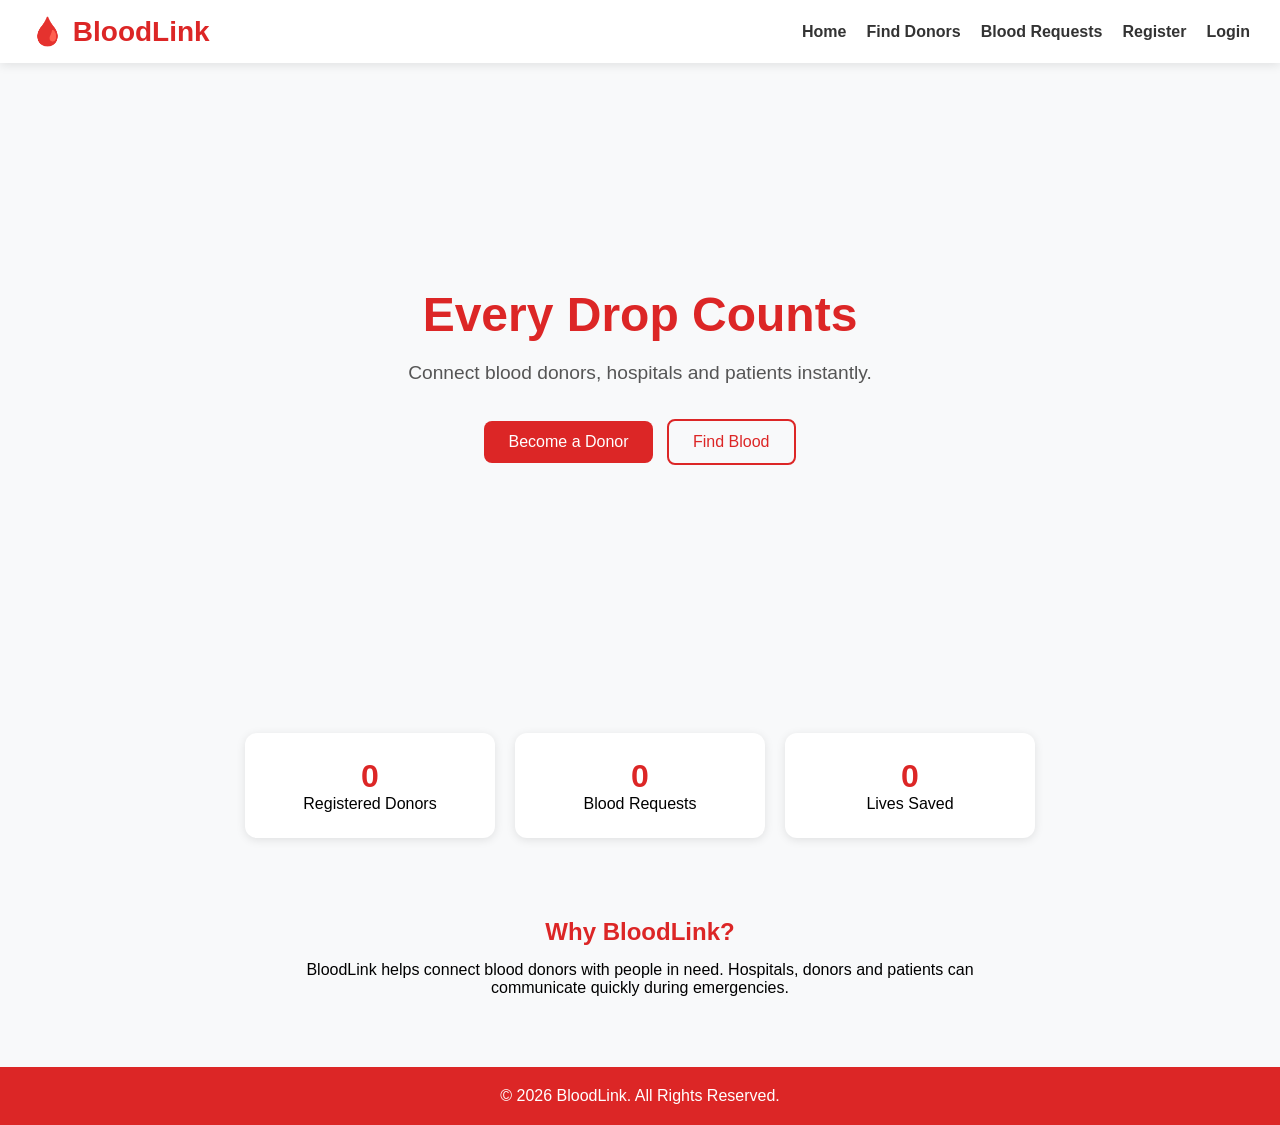
<file: index.html>
<!DOCTYPE html>
<html lang="en">
<head>
    <meta charset="UTF-8">
    <meta name="viewport" content="width=device-width, initial-scale=1.0">
    <title>BloodLink - Save Lives</title>

    <link rel="stylesheet" href="style.css">
</head>
<body>

    <nav class="navbar">
        <div class="logo">🩸 BloodLink</div>

        <ul class="nav-links">
            <li><a href="index.html">Home</a></li>
            <li><a href="donors.html">Find Donors</a></li>
            <li><a href="requests.html">Blood Requests</a></li>
            <li><a href="register.html">Register</a></li>
            <li><a href="login.html">Login</a></li>
        </ul>
    </nav>

    <section class="hero">
        <h1>Every Drop Counts</h1>

        <p>
            Connect blood donors, hospitals and patients instantly.
        </p>

        <div class="hero-buttons">
            <a href="register.html" class="btn-primary">
                Become a Donor
            </a>

            <a href="donors.html" class="btn-secondary">
                Find Blood
            </a>
        </div>
    </section>

    <section class="stats">

        <div class="card">
            <h2 id="donorsCount">0</h2>
            <p>Registered Donors</p>
        </div>

        <div class="card">
            <h2 id="requestsCount">0</h2>
            <p>Blood Requests</p>
        </div>

        <div class="card">
            <h2 id="savedCount">0</h2>
            <p>Lives Saved</p>
        </div>

    </section>

    <section class="about">
        <h2>Why BloodLink?</h2>

        <p>
            BloodLink helps connect blood donors with people in need.
            Hospitals, donors and patients can communicate quickly
            during emergencies.
        </p>
    </section>

    <footer>
        <p>© 2026 BloodLink. All Rights Reserved.</p>
    </footer>

    <script src="script.js"</script>

</body>
</html>
</file>
<file: style.css>
* {
    margin: 0;
    padding: 0;
    box-sizing: border-box;
}

body {
    font-family: Arial, sans-serif;
    background: #f8f9fa;
}

.navbar {
    display: flex;
    justify-content: space-between;
    align-items: center;
    padding: 15px 30px;
    background: white;
    box-shadow: 0 2px 10px rgba(0,0,0,.1);
}

.logo {
    font-size: 28px;
    font-weight: bold;
    color: #dc2626;
}

.nav-links {
    display: flex;
    gap: 20px;
    list-style: none;
}

.nav-links a {
    text-decoration: none;
    color: #333;
    font-weight: bold;
}

.nav-links a:hover {
    color: #dc2626;
}

.hero {
    min-height: 70vh;
    display: flex;
    flex-direction: column;
    justify-content: center;
    align-items: center;
    padding: 40px;
    text-align: center;
}

.hero h1 {
    font-size: 3rem;
    color: #dc2626;
    margin-bottom: 20px;
}

.hero p {
    font-size: 1.2rem;
    color: #555;
}

.hero-buttons {
    margin-top: 30px;
}

.btn-primary,
.btn-secondary {
    padding: 12px 24px;
    border-radius: 8px;
    text-decoration: none;
    margin: 5px;
    display: inline-block;
}

.btn-primary {
    background: #dc2626;
    color: white;
}

.btn-secondary {
    border: 2px solid #dc2626;
    color: #dc2626;
}

.stats {
    display: flex;
    flex-wrap: wrap;
    justify-content: center;
    gap: 20px;
    margin: 40px 20px;
}

.card {
    width: 250px;
    background: white;
    text-align: center;
    padding: 25px;
    border-radius: 12px;
    box-shadow: 0 2px 10px rgba(0,0,0,.1);
}

.card h2 {
    color: #dc2626;
    font-size: 2rem;
}

.about {
    max-width: 800px;
    margin: auto;
    padding: 40px 20px;
    text-align: center;
}

.about h2 {
    color: #dc2626;
    margin-bottom: 15px;
}

footer {
    background: #dc2626;
    color: white;
    text-align: center;
    padding: 20px;
    margin-top: 30px;
}

@media (max-width: 768px) {

    .navbar {
        flex-direction: column;
        gap: 10px;
    }

    .nav-links {
        flex-wrap: wrap;
        justify-content: center;
    }

    .hero h1 {
        font-size: 2rem;
    }
}
</file>
